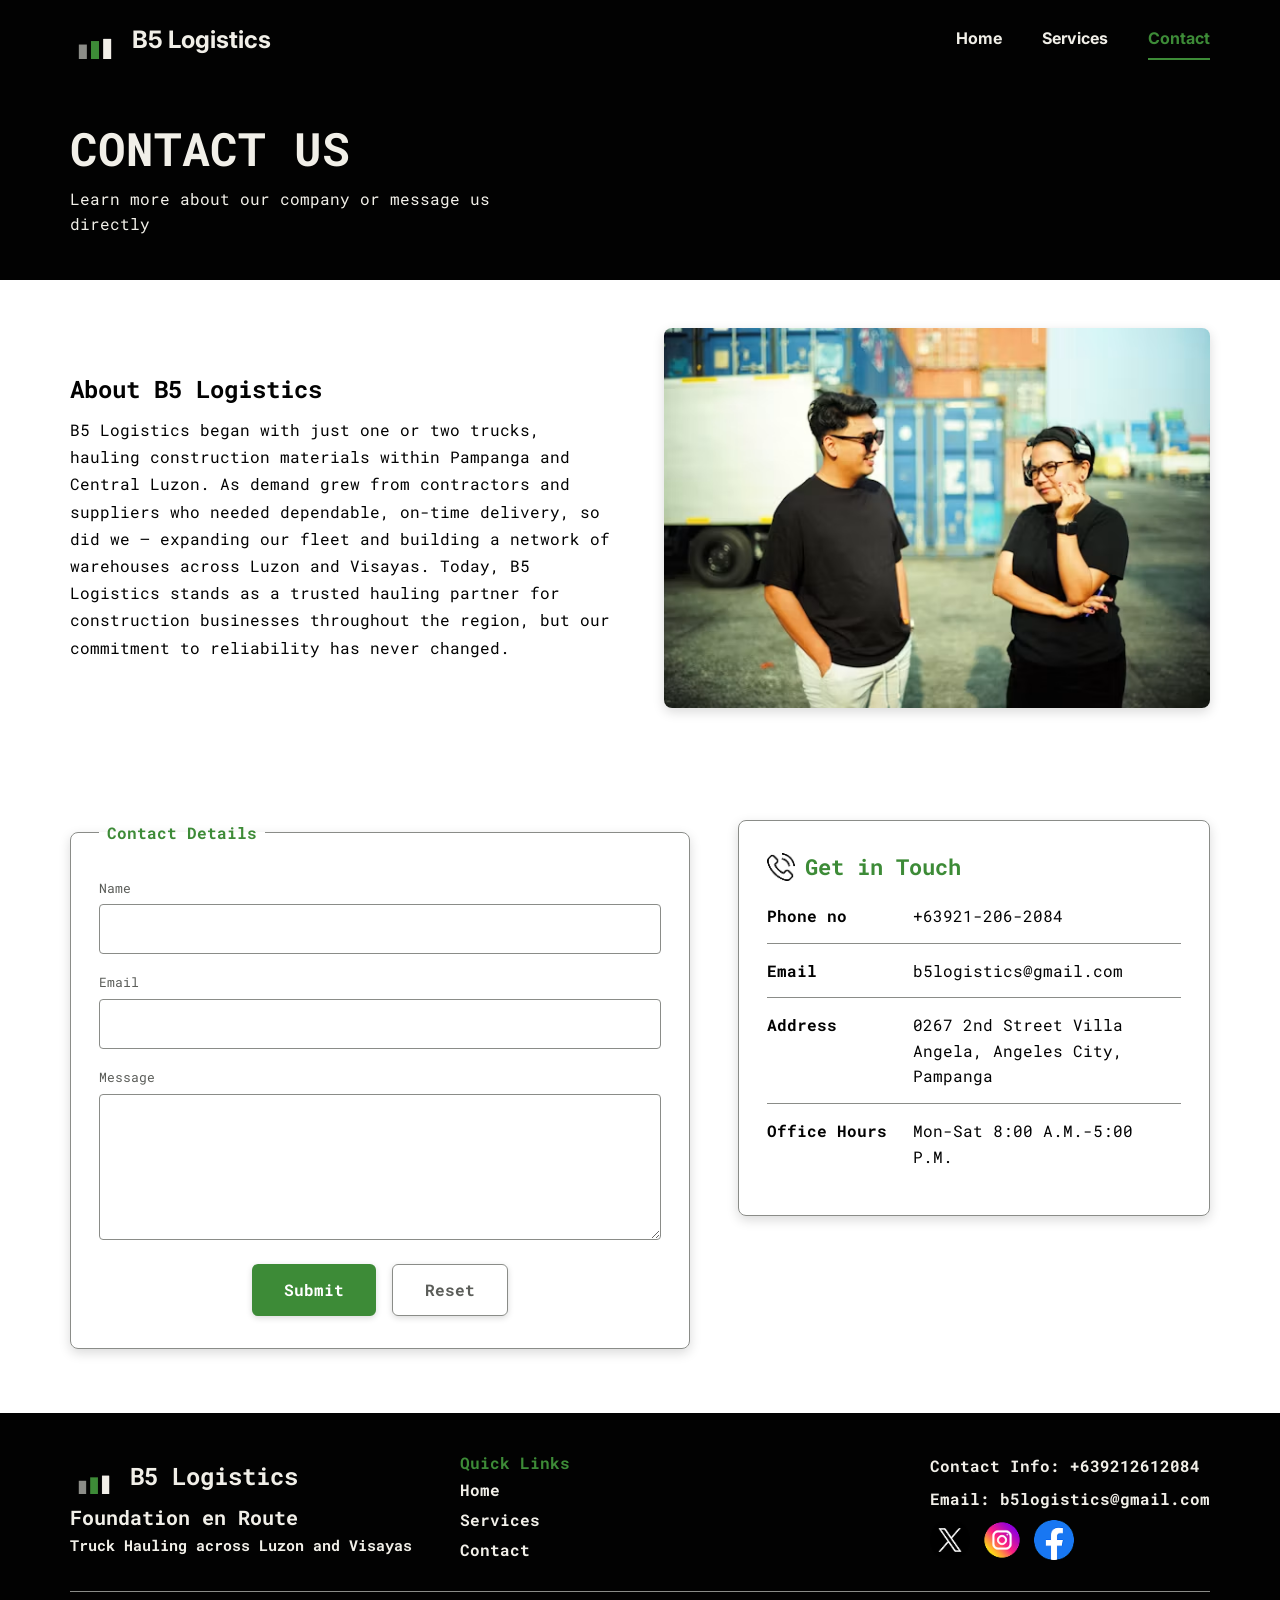
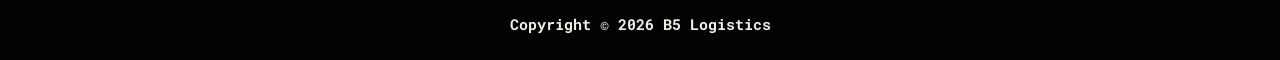
<file: contact.html>
<!DOCTYPE html>
<html lang="en">
<head>
    <meta charset="UTF-8">
    <meta name="viewport" content="width=device-width, initial-scale=1.0">
    <link rel="icon" type="image/x-icon" href="images/B5_LOGO NO BG.png">
    <link rel="stylesheet" href="css/styles.css">
    <link rel="preconnect" href="https://fonts.googleapis.com">
    <link rel="preconnect" href="https://fonts.gstatic.com" crossorigin>
    <link href="https://fonts.googleapis.com/css2?family=Cinzel+Decorative:wght@400;700;900&family=Roboto+Mono:ital,wght@0,100..700;1,100..700&display=swap" rel="stylesheet">
    <link rel="preconnect" href="https://fonts.googleapis.com">
    <link rel="preconnect" href="https://fonts.gstatic.com" crossorigin>
    <link href="https://fonts.googleapis.com/css2?family=Cinzel+Decorative:wght@400;700;900&family=Inter:ital,opsz,wght@0,14..32,100..900;1,14..32,100..900&family=Roboto+Mono:ital,wght@0,100..700;1,100..700&display=swap" rel="stylesheet">
    <title>Contact | B5 Logistics</title>
    <script src="js/script.js" defer></script>
</head>
<body>
    <header>
        <nav id="navbar" aria-label="Main">
            <a class="logo" href="index.html"><img src="images/B5_LOGO NO BG.png" alt="B5 LOGO">
            <span class="brand-name">B5 Logistics</span>  </a>
            
            <button class="nav-toggle" id="navToggle" type="button" aria-label="Open menu" aria-expanded="false" aria-controls="navList">
                <span class="bar"></span>
                <span class="bar"></span>
                <span class="bar"></span>
            </button>
            
            <ul class="nav-list" id="navList">
                <li><a href="index.html">Home</a></li>
                <li><a href="services.html">Services</a></li>
                <li><a href="contact.html">Contact</a></li>
            </ul>
        </nav>
    </header>
    <main>
         <div class="text-header">
                <h1>Contact Us</h1>
                <p>Learn more about our company or message us directly</p>
            </div>
        <div class="container">
           

            <section class="history">
                <div class="contact-row">
                    <img src="images/about-us.avif" alt="people talking">
                    <div>
                        <h2>About B5 Logistics</h2>
                        <p>B5 Logistics began with just one or two trucks, hauling construction materials within Pampanga and Central Luzon. As demand grew from contractors and suppliers who needed dependable, on-time delivery, so did we — expanding our fleet and building a network of warehouses across Luzon and Visayas. Today, B5 Logistics stands as a trusted hauling partner for construction businesses throughout the region, but our commitment to reliability has never changed.</p>
                    </div>
                </div>
            </section>

            <section class="contact">
                <form class="contact-form" action="#" method="post" novalidate>
                    <fieldset>
                        <legend>Contact Details</legend>

                        <div class="field">
                            <label for="name">Name</label>
                            <input type="text" id="name" name="name" required>
                        </div>

                        <div class="field">
                            <label for="email">Email</label>
                            <input type="email" id="email" name="email" required>
                        </div>

                        <div class="field">
                            <label for="message">Message</label>
                            <textarea id="message" name="message" rows="5"required></textarea>
                        </div>

                        <div class="form-buttons">
                            <button type="submit" class="btn-submit">Submit</button>
                            <button type="reset" class="btn-reset">Reset</button>
                        </div>
                        <p id="formStatus" class="form-status" aria-live="polite"></p>
                    </fieldset>
                </form>
                

                <aside class="contact-info">
                    <h2><img src="images/phone-call.png" alt="telephone image">Get in Touch</h2>
                    <dl>
                        <div class="info-row">
                            <dt>Phone no</dt>
                            <dd><a href="tel:+639212062084">+63921-206-2084</a></dd>
                        </div>
                        <div class="info-row">
                            <dt>Email</dt>
                            <dd><a href="mailto:b5logistics@gmail.com">b5logistics@gmail.com</a></dd>
                        </div>
                        <div class="info-row">
                            <dt>Address</dt>
                            <dd>0267 2nd Street Villa Angela, Angeles City, Pampanga</dd>
                        </div>
                        <div class="info-row">
                            <dt>Office Hours</dt>
                            <dd>Mon-Sat 8:00 A.M.-5:00 P.M.</dd>
                        </div>
                    </dl>
                </aside>
            </section>
        </div>
    </main>

     <footer>
        <div class="footer-section">
            <div class="big-3">
                <div class="logo-links">
                <div class="footer-logo">
                    <div class="logo">
                    <img src="images/B5_LOGO NO BG.png" alt="B5 LOGO">
                    <h2>B5 Logistics</h2>
                    </div>
                    <h3>Foundation en Route</h3>
                    <p>Truck Hauling across Luzon and Visayas</p>
                </div>
                <div class="footer-links">
                    <h3 class="quick-links">Quick Links</h3>
                    <p><a href="index.html">Home</a></p>
                    <p><a href="services.html">Services</a></p>
                    <p><a href="contact.html">Contact</a></p>
                </div>
            </div>
            <div class="footer-contact">
                <p><a href="tel:+09212612084">Contact Info:  +639212612084</a></p>
                <p><a href="mailto:b5logistics@gmail.com">Email: b5logistics@gmail.com</a></p>
                <div class="soc-med">
                    <a href="https://x.com" target="_blank" rel="noopener" aria-label="B5 Logistics on X (Twitter)"><img src="images/twitter 1.png" alt="twitter" ></a>
                    
                    <a href="https://www.instagram.com.christructure" target="_blank" rel="noopener" aria-label="B5 Logistics on Instagram"><img src="images/instagram (1) 1.png" alt="ig"></a>
                    
                    <a href="https://www.facebook.com.christructure" target="_blank" rel="noopener" aria-label="B5 Logistics on Facebook"><img src="images/facebook (1) 1.png" alt="fb"></a>
                    
                </div>
            </div>
            </div>
            <hr>
            <div class="copyright">
                <p>Copyright &#169; 2026 B5 Logistics</p>
            </div>
        </div>
        
    </footer>
</body>
</html>
</file>
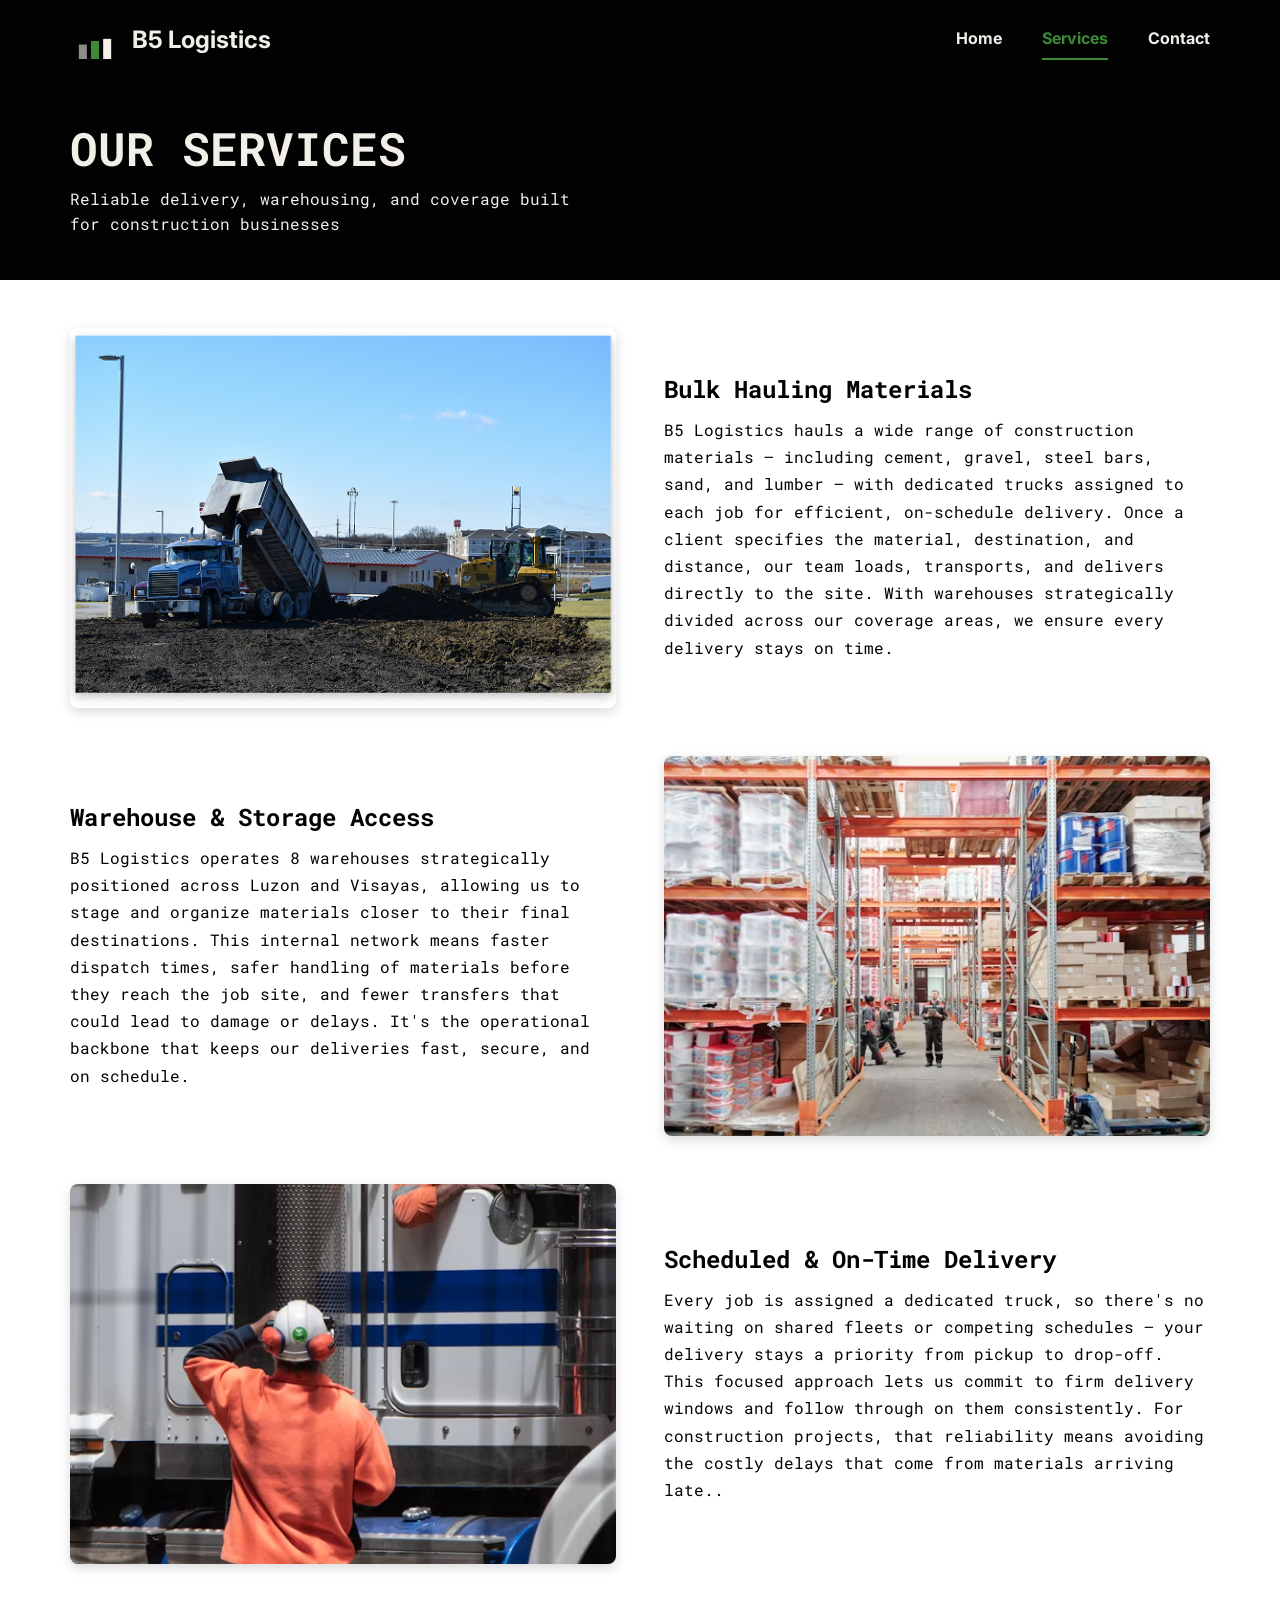
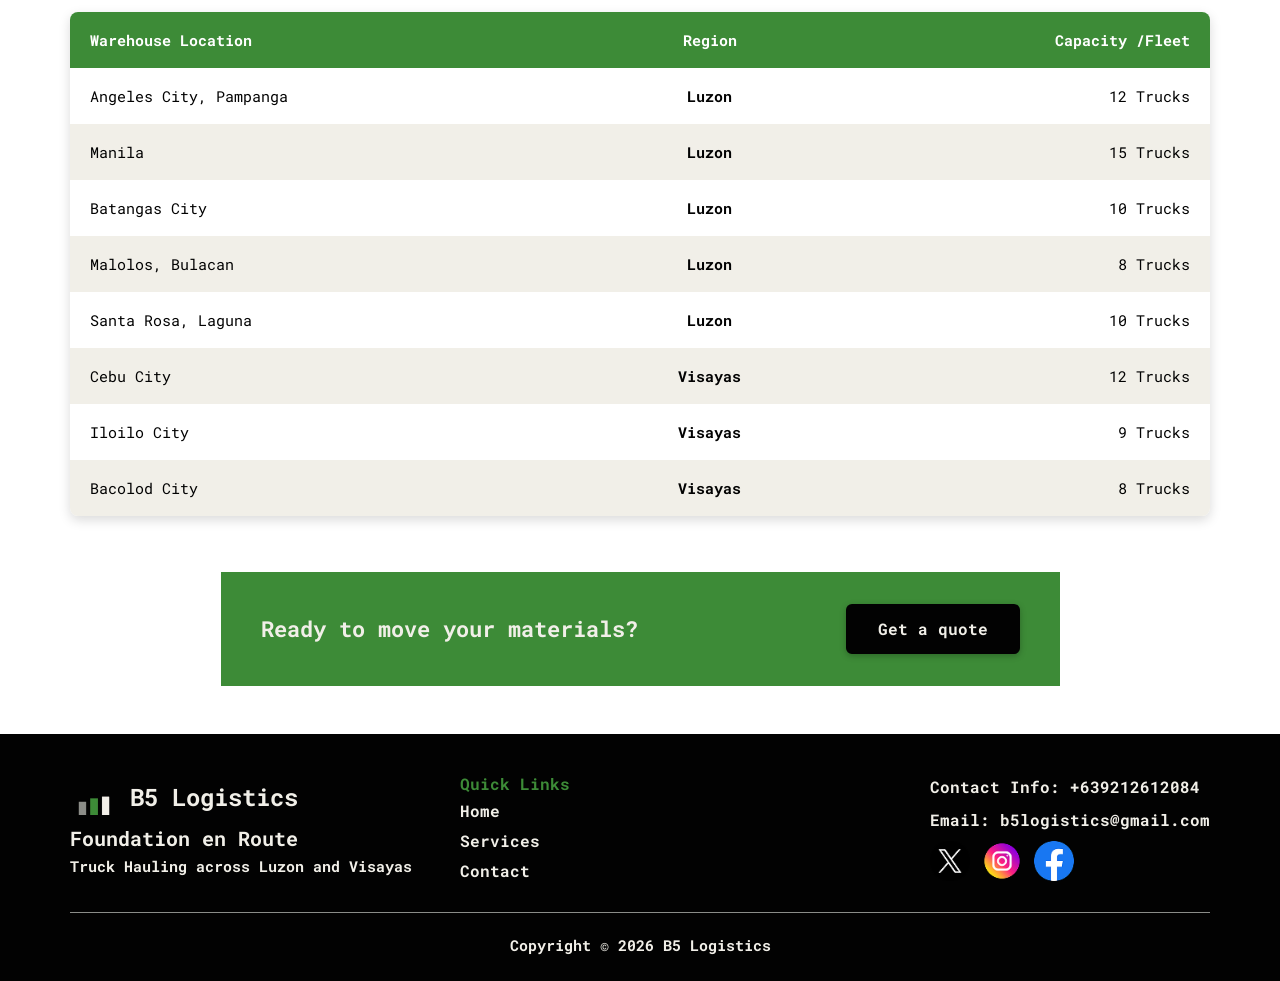
<file: services.html>
<!DOCTYPE html>
<html lang="en">
<head>
    <meta name="viewport" content="width=device-width, initial-scale=1.0">
    <link rel="icon" type="image/x-icon" href="images/B5_LOGO NO BG.png">
    <link rel="stylesheet" href="css/styles.css">
    <link rel="preconnect" href="https://fonts.googleapis.com">
    <link rel="preconnect" href="https://fonts.gstatic.com" crossorigin>
    <link href="https://fonts.googleapis.com/css2?family=Cinzel+Decorative:wght@400;700;900&family=Roboto+Mono:ital,wght@0,100..700;1,100..700&display=swap" rel="stylesheet">
    <link rel="preconnect" href="https://fonts.googleapis.com">
    <link rel="preconnect" href="https://fonts.gstatic.com" crossorigin>
    <link href="https://fonts.googleapis.com/css2?family=Cinzel+Decorative:wght@400;700;900&family=Inter:ital,opsz,wght@0,14..32,100..900;1,14..32,100..900&family=Roboto+Mono:ital,wght@0,100..700;1,100..700&display=swap" rel="stylesheet">
    <title>Services | B5 Logistics</title>
    <script src="js/script.js" defer></script>
</head>
<body>
    <header>
        <nav id="navbar" aria-label="Main">
            <a class="logo" href="index.html"><img src="images/B5_LOGO NO BG.png" alt="B5 LOGO">
            <span class="brand-name">B5 Logistics</span>  </a>
            
            <button class="nav-toggle" id="navToggle" type="button" aria-label="Open menu" aria-expanded="false" aria-controls="navList">
                <span class="bar"></span>
                <span class="bar"></span>
                <span class="bar"></span>
            </button>
            
            <ul class="nav-list" id="navList">
                <li><a href="index.html">Home</a></li>
                <li><a href="services.html">Services</a></li>
                <li><a href="contact.html">Contact</a></li>
            </ul>
        </nav>
    </header>
    <main>
        <div class="text-header">
                <h1>OUR Services</h1>
                <p>Reliable delivery, warehousing, and coverage built for construction businesses</p>
            </div>
        <div class="container">
            
            <section class="services">
                <div class="service-row">
                    <img src="images/bulk-hauling.png" alt="">
                    <div>
                        <h2>Bulk Hauling Materials</h2>
                        <p>B5 Logistics hauls a wide range of construction materials — including cement, gravel, steel bars, sand, and lumber — with dedicated trucks assigned to each job for efficient, on-schedule delivery. Once a client specifies the material, destination, and distance, our team loads, transports, and delivers directly to the site. With warehouses strategically divided across our coverage areas, we ensure every delivery stays on time. </p>
                    </div>
                </div>
                <div class="service-row">
                    <img src="images/warehouse service.avif" alt="warehouse image">
                    <div>
                        <h2>Warehouse & Storage Access</h2>
                        <p>B5 Logistics operates 8 warehouses strategically positioned across Luzon and Visayas, allowing us to stage and organize materials closer to their final destinations. This internal network means faster dispatch times, safer handling of materials before they reach the job site, and fewer transfers that could lead to damage or delays. It's the operational backbone that keeps our deliveries fast, secure, and on schedule.</p>
                    </div>
                    
                    
                </div>

                <div class="service-row">
                    <img src="images/on time 1.avif" alt="">
                    <div>
                        <h2>Scheduled &amp; On-Time Delivery</h2>
                        <p>Every job is assigned a dedicated truck, so there's no waiting on shared fleets or competing schedules — your delivery stays a priority from pickup to drop-off. This focused approach lets us commit to firm delivery windows and follow through on them consistently. For construction projects, that reliability means avoiding the costly delays that come from materials arriving late.. </p>
                    </div>
                </div>
            </section>

            <section class="coverage">
                <h2 class="visually-hidden">Warehouse coverage</h2>
                <div class="table-wrap">
                    <table class="coverage-table">
                        <caption class="visually-hidden">B5 Logistics warehouse locations</caption>
                        <thead>
                            <tr>
                                <th scope="col">Warehouse Location</th>
                                <th scope="col">Region</th>
                                <th scope="col">Capacity /Fleet</th>
                            </tr>
                        </thead>
                        <tbody>
                            <tr><td>Angeles City, Pampanga</td><td>Luzon</td><td>12 Trucks</td></tr>

                            <tr><td>Manila</td><td>Luzon</td><td>15 Trucks</td></tr>

                            <tr><td>Batangas City</td><td>Luzon</td><td>10 Trucks</td></tr>

                            <tr><td>Malolos, Bulacan</td><td>Luzon</td><td>8 Trucks</td></tr>

                            <tr><td>Santa Rosa, Laguna</td><td>Luzon</td><td>10 Trucks</td></tr>

                            <tr><td>Cebu City</td><td>Visayas</td><td>12 Trucks</td></tr>

                            <tr><td>Iloilo City</td><td>Visayas</td><td>9 Trucks</td></tr>

                            <tr><td>Bacolod City</td><td>Visayas</td><td>8 Trucks</td></tr>
                        </tbody>
                    </table>
                </div>

                <ul class="coverage-list">
                    <li><strong>Angeles City, Pampanga</strong><span>Luzon · 12 Trucks</span></li>
                    <li><strong>Manila</strong><span>Luzon · 15 Trucks</span></li>
                    <li><strong>Batangas City</strong><span>Luzon · 10 Trucks</span></li>
                    <li><strong>Malolos, Bulacan</strong><span>Luzon · 8 Trucks</span></li>
                    <li><strong>Santa Rosa, Laguna</strong><span>Luzon · 10 Trucks</span></li>
                    <li><strong>Cebu City</strong><span>Visayas · 12 Trucks</span></li>
                    <li><strong>Iloilo City</strong><span>Visayas · 9 Trucks</span></li>
                    <li><strong>Bacolod City</strong><span>Visayas · 8 Trucks</span></li>
                </ul>
            </section>
            <section class="CTA">
                <h2>Ready to move your materials?</h2>
                <a href="contact.html" class="btn-dark">Get a quote</a>
            </section>
        </div>
    </main>
    <footer>
        <div class="footer-section">
            <div class="big-3">
                <div class="logo-links">
                <div class="footer-logo">
                    <div class="logo">
                    <img src="images/B5_LOGO NO BG.png" alt="B5 LOGO">
                    <h2>B5 Logistics</h2>
                    </div>
                    <h3>Foundation en Route</h3>
                    <p>Truck Hauling across Luzon and Visayas</p>
                </div>
                <div class="footer-links">
                    <h3 class="quick-links">Quick Links</h3>
                    <p><a href="index.html">Home</a></p>
                    <p><a href="services.html">Services</a></p>
                    <p><a href="contact.html">Contact</a></p>
                </div>
            </div>
           <div class="footer-contact">
                <p><a href="tel:+09212612084">Contact Info:  +639212612084</a></p>
                <p><a href="mailto:b5logistics@gmail.com">Email: b5logistics@gmail.com</a></p>
                <div class="soc-med">
                    <a href="https://x.com" target="_blank" rel="noopener" aria-label="B5 Logistics on X (Twitter)"><img src="images/twitter 1.png" alt="twitter" ></a>
                    
                    <a href="https://www.instagram.com.christructure" target="_blank" rel="noopener" aria-label="B5 Logistics on Instagram"><img src="images/instagram (1) 1.png" alt="ig"></a>
                    
                    <a href="https://www.facebook.com.christructure" target="_blank" rel="noopener" aria-label="B5 Logistics on Facebook"><img src="images/facebook (1) 1.png" alt="fb"></a>
                    
                </div>
            </div>
            </div>
            <hr>
            <div class="copyright">
                <p>Copyright &#169; 2026 B5 Logistics</p>
            </div>
        </div>
        
    </footer>
</body>
</html>
</file>
<file: css/styles.css>
/* ======================================================== 
    B5 LOGISTICS - styles.css
    (Mobile first)
    Variables
    Reset
    Base
    Nav bar
    Hero
    Intro
    Cards
    Stats
    Video
    CTA
    Footer
    Inner pages
    Coverage
    Contact
    Animation
    Tablet (min-width 768px)
    Desktop (min-width: 1024px)
    Print
    =======================================================*/

/* Variables */
:root{
    --black: #020202;
    --off-white: #f1efe8;
    --safety-green: #3D8B37;
    --concrete: #8a8c88;
    --concrete-dark: #5b5d59;
    --gutter: 20px;
    --radius: 8px;
    --shadow1: 0 4px 12px rgba(0, 0, 0, 0.15);
    --shadow2: 0 2px 6px rgba(0, 0, 0, 0.25);
}


/* Reset */
*, *::before, *::after{
    box-sizing: border-box;
}

* {
    margin: 0;
    padding: 0;
}

html {
    -webkit-text-size-adjust: 100%;
    scroll-behavior: smooth;
}

article, aside, figure, figcaption, footer, header, main, nav, section{
    display: block;
}

img, video{
    display: block;
    max-width: 100%;
    height: auto;
}

ul, ol{list-style: none;}

a {color: inherit;}

button, input, textarea{font: inherit; color: inherit;}

button{
    cursor: pointer;
    background: none;
    border: 0;
}

table {
    border-collapse: collapse;
    border-spacing: 0;
}

h1, h2, h3, h4{
    font-size: inherit;
    line-height: 1.2;
}


/* Base */
body{
    font-size: 1rem;
    line-height: 1.6;
    color: var(--black);
    font-family: "Roboto Mono", monospace;
}

:focus-visible {
    outline: 3px solid var(--safety-green);
    outline-offset: 3px;
}

#navbar :focus-visible, footer :focus-visible{
    outline-color: var(--off-white);
}

.visually-hidden {
    position: absolute;
    width: 1px;
    height: 1px;
    overflow: hidden;
    clip: rect(0 0 0 0);
    white-space: nowrap;
}
/* page width wrapper */
.container {
    width: 100%;
    max-width: 1280px;
    margin: 0 auto;
    
}

/* shared buttons */
.btn-primary, .btn-dark {
    display: inline-flex;
    align-items: center;
    justify-content: center;
    min-height: 48px;
    padding: 12px 32px;
    border-radius: 6px;
    font-weight: 700;
    text-align: center;
    text-decoration: none;
    box-shadow: var(--shadow2);
}

.btn-primary{background-color: var(--safety-green); color: #fff;}
.btn-dark{background-color: var(--black); color: var(--off-white);}

/* Navbar */
#navbar {
    position: relative;
    background-color: var(--black);
    display: flex;
    color: var(--off-white);
    align-items: center;
    min-height: 72px;
    justify-content: space-between;
    padding: 0 var(--gutter);
    font-family: "Inter", sans-serif;
}

#navbar img {
    width: 50px;
    height: 50px;
    padding:0.4rem;
}

.brand-name{
    display: none; /* icon only on small phones */
    font-size: 1.5rem;
    font-weight: 700;
}

.logo {
    display: flex;
    align-items: center;
    gap: 12px;
    text-decoration: none;
    color: inherit;
}

@media (min-width: 480px){
    .brand-name {display: inline;}
}

/* hamburger menu */
.nav-toggle {
    display: flex;
    flex-direction: column;
    justify-content: center;
    gap: 6px;
    width: 44px;
    height: 44px;
    padding: 10px;
}

.nav-toggle .bar{
    display: block;
    height: 3px;
    border-radius: 2px;
    background-color: var(--off-white);
    transition: transform 0.25s, opacity 0.25s;
}

.nav-toggle.open .bar:nth-child(1) { transform: translateY(9px) rotate(45deg); }
.nav-toggle.open .bar:nth-child(2) { opacity: 0; }
.nav-toggle.open .bar:nth-child(3) { transform: translateY(-9px) rotate(-45deg); }

/* hiddeon on mobile until hamburger is opened */
.nav-list {
    display: none;
    position: absolute;
    top: 100%;
    left: 0;
    right: 0;
    z-index: 10;
    flex-direction: column;
    padding: 8px var(--gutter) 20px;
    background-color: var(--black);
}

.nav-list.open {
    display: flex;
    animation: fadeUp 0.25s ease-out;
}

.nav-list a {
    display: block;
    padding: 14px 0;
    font-weight: 700;
    text-decoration: none;
    border-bottom: 1px solid #2a2a2a;
    color: var(--off-white);
}

.nav-list a[aria-current="page"]{
    color: var(--safety-green);
}


/* Hero Section */
.hero {
    background-image: url("../images/B5heroimage.avif");
    color: var(--off-white);
    min-height: 420px;
    position: relative;
    background-size: cover;
    background-position: center;
    display: flex;
    padding: 64px var(--gutter);
}

.hero::before {
    content: "";
    background-color: rgba(26, 26, 26, 0.55);
    position: absolute;
    inset: 0;
}

.hero-section {
    position: relative;
    z-index: 1;
    color: var(--off-white);
    display: flex;
    flex-direction: column;
    align-items: flex-start;
    gap: 20px;
    max-width: 640px;
    animation: fadeUp 0.7s ease-out both;
}

.hero-section h1 {
    font-size: clamp(2rem, 8vw, 3.75rem);
    line-height: 1.1;
    text-transform: uppercase;
}


/* Intro (WHO WE ARE) */
.who-we-are {
    display: flex;
    flex-direction: column;
    gap: 20px;
    padding: 56px var(--gutter);
    align-items: center;
    text-align: center;
}

.eyebrow {
    display: flex;
    align-items: center;
    gap: 8px;
    color: var(--safety-green);
    font-size: 0.875rem;
    font-weight: 700;
    letter-spacing: 1.5px;
    text-transform: uppercase;
}

.eyebrow::before {
    content: "";
    width: 8px;
    height: 8px;
    border-radius: 50%;
    background-color: var(--safety-green);
}

.who-we-are hr {
    background-color: var(--black);
    height: 3px;
    border: 0;
    width: 5em;
}

.intro-text {
    max-width: 750px;
}

.intro-text h2{
    margin-bottom: 16px;
    font-size: 1.5rem;
}

/* Service Cards */
.cards {
    display: grid;
    grid-template-columns: 1fr;
    gap: 20px;
    max-width: 1100px;
    margin: 0 auto;
    padding: 0 var(--gutter) 56px;
}

.cards div {
    display: flex;
    flex-direction: column;
    align-items: center;
    gap: 10px;
    padding: 28px 24px;
    text-align: center;
    font-weight: 700;
    background-color: rgba(61, 139, 55, 0.7);
    box-shadow: 0 4px 4px rgba(0, 0, 0, 0.25);
}

.cards img { width: 50px; height: 50px; }
.cards h3  { font-size: 1.7rem; }
.cards p   { font-size: 0.95rem; }

/* Stats */
.stats {
    display: flex;
    flex-direction: column;
    width: min(calc(100% - 2 * var(--gutter)), 1003px);
    margin: 0 auto 56px;
    background-color: rgba(0, 0, 0, 0.2);
}

.stats hr { display: none; }

.stat {
    display: flex;
    flex-direction: column;
    align-items: center;
    gap: 12px;
    padding: 36px 24px;
    text-align: center;
    font-weight: 700;
    border: 2px solid var(--safety-green);
}

.stat ~ .stat { border-top: 0; }

.stat-number {
    color: var(--safety-green);
    font-size: 3rem;
    line-height: 1;
}

/* Video */
.video-section {
    max-width: 800px;
    margin: 0 auto;
    padding: 0 var(--gutter) 56px;
    text-align: center;
}

.video-section .eyebrow {
    justify-content: center;
    margin-bottom: 16px;
}

.video-container {
    overflow: hidden;
    border-radius: 6px;
    box-shadow: 0 4px 15px rgba(0, 0, 0, 0.15);
}

.truck-video {
    width: 100%;
    background-color: var(--black);
}
/* CTA Banner */
.CTA {
    display: flex;
    flex-direction: column;
    align-items: center;
    gap: 20px;
    width: min(calc(100% - 2 * var(--gutter)), 839px);
    margin: 0 auto 48px;
    padding: 36px 24px;
    text-align: center;
    color: var(--off-white);
    background-color: var(--safety-green);
}

.CTA h2 {
    font-size: 1.375rem;
    font-weight: 700;
}

/* Footer */

.footer-section {
    padding: 36px var(--gutter) 20px;
    color: var(--off-white);
    background-color: var(--black);
}

.big-3 {
    display: flex;
    flex-direction: column;
    align-items: center;
    gap: 28px;
    text-align: center;
}

.logo-links {
    display: flex;
    flex-direction: column;
    align-items: center;
    gap: 24px;
}

.footer-logo {
    display: flex;
    flex-direction: column;
    align-items: center;
    gap: 4px;
}

.footer-section .logo img {
    width: 48px;
    height: 48px;
    padding: 0.4rem;
}

.footer-logo h2 { font-size: 1.5rem; }
.footer-logo h3 { font-size: 1.25rem; }
.footer-logo p  { font-size: 0.9375rem; font-weight: 700; }

.footer-links {
    display: flex;
    flex-direction: column;
    align-items: center;
    gap: 0.3rem;
}

.quick-links {
    color: var(--safety-green);
    font-weight: 700;
}

.footer-links a,
.footer-contact a {
    font-weight: 700;
    text-decoration: none;
}

.footer-contact {
    display: flex;
    flex-direction: column;
    align-items: center;
    gap: 0.5rem;
}

.soc-med {
    display: flex;
    gap: 12px;
}

.soc-med img {
    width: 40px;
    height: 40px;
}

footer hr {
    height: 1px;
    margin: 28px 0 20px;
    border: 0;
    background-color: var(--concrete);
}

.copyright {
    text-align: center;
    font-size: 0.9375rem;
    font-weight: 700;
}

/* Service, Contact */
.text-header {
    display: flex;
    flex-direction: column;
    justify-content: center;
    min-height: 160px;
    padding: 32px var(--gutter);
    color: var(--off-white);
    background-color: var(--black);
}

.text-header h1 {
    font-size: clamp(1.75rem, 7vw, 2.875rem);
    line-height: 1.1;
    text-transform: uppercase;
}

.text-header p {
    max-width: 500px;
    margin-top: 12px;
}

.services,
.history {
    display: flex;
    flex-direction: column;
    gap: 48px;
    padding: 48px var(--gutter);
}

.service-row,
.contact-row {
    display: flex;
    flex-direction: column;
    gap: 20px;
}

.service-row img,
.contact-row img {
    width: 100%;
    height: 220px;
    object-fit: cover;
    border-radius: var(--radius);
    box-shadow: var(--shadow1);
}

.service-row h2,
.contact-row h2 {
    margin-bottom: 12px;
    font-size: 1.5rem;
}

.service-row p,
.contact-row p { line-height: 1.7; }

/* Coverage table */
.coverage { padding: 0 var(--gutter) 56px; }

.table-wrap { display: none; }

.coverage-list {
    display: flex;
    flex-direction: column;
    gap: 12px;
}

.coverage-list li {
    display: flex;
    flex-direction: column;
    gap: 4px;
    padding: 14px 16px;
    border-left: 4px solid var(--safety-green);
    border-radius: 6px;
    background-color: var(--off-white);
}

.coverage-list span { font-size: 0.875rem; }

/* Contact Form + Info */
.contact {
    display: flex;
    flex-direction: column;
    gap: 32px;
    padding: 48px var(--gutter);
}

.contact fieldset {
    min-width: 0;
    padding: 24px 20px;
    border: 1.5px solid var(--concrete);
    border-radius: var(--radius);
    box-shadow: var(--shadow1);
}

.contact-form .form-status {
    margin: 1rem 0 0;
    padding: 0.85rem 1rem;
    text-align: left;
    border-left: 4px solid transparent;
    border-radius: var(--radius);
    font-size: 0.95rem;
    line-height: 1.5;
}

.contact-form .form-status:empty {
    display: none;
}

.contact-form .form-status.error {
    color: #991b1b;
    background-color: #fef2f2;
    border-left-color: #dc2626;
}

.contact-form .form-status.success {
    color: #166534;
    background-color: #f0fdf4;
    border-left-color: #16a34a;
}

.contact legend {
    padding: 0 8px;
    color: var(--safety-green);
    font-weight: 700;
}

.field {
    display: flex;
    flex-direction: column;
    gap: 6px;
    margin-bottom: 18px;
}

.field label {
    font-size: 0.8125rem;
    color: var(--concrete-dark);
}

.field input,
.field textarea {
    width: 100%;
    padding: 12px;
    font-size: 0.9375rem;
    background-color: #fff;
    border: 1px solid var(--concrete);
    border-radius: 4px;
}

.field textarea {
    min-height: 140px;
    resize: vertical;
}

.field input:focus,
.field textarea:focus { border-color: var(--safety-green); }

.form-buttons {
    display: flex;
    justify-content: center;
    gap: 16px;
    margin-top: 24px;
}

.btn-submit,
.btn-reset {
    min-height: 44px;
    padding: 12px 32px;
    font-weight: 700;
    border-radius: 6px;
    box-shadow: 0 2px 6px rgba(0, 0, 0, 0.15);
}

.btn-submit {
    color: #fff;
    background-color: var(--safety-green);
}

.btn-reset {
    color: var(--concrete-dark);
    border: 1.5px solid var(--concrete);
}

.form-status {
    min-height: 1.6em;
    margin-top: 16px;
    text-align: center;
    font-weight: 700;
}

.form-status.success { color: var(--safety-green); }
.form-status.error   { color: #b3261e; }

.contact-info {
    padding: 24px 20px;
    border: 1.5px solid var(--concrete);
    border-radius: var(--radius);
    box-shadow: var(--shadow1);
}

.contact-info h2 {
    display: flex;
    align-items: center;
    gap: 10px;
    margin-bottom: 8px;
    color: var(--safety-green);
    font-size: 1.375rem;
}

.contact-info h2 img { width: 28px; height: 28px; }

.info-row {
    display: flex;
    flex-direction: column;
    gap: 4px;
    padding: 14px 0;
    border-bottom: 1px solid var(--concrete);
}

.info-row:last-child { border-bottom: 0; }
.info-row dt { font-weight: 700; }
.info-row dd { overflow-wrap: anywhere; }
.info-row a  { text-decoration: none; }

/*  Animation */ 
@keyframes fadeUp {
    from { opacity: 0; transform: translateY(16px); }
    to   { opacity: 1; transform: none; }
}

@media (prefers-reduced-motion: reduce) {
    *, *::before, *::after {
        animation: none !important;
        transition: none !important;
        scroll-behavior: auto !important;
    }
}

/* Tablet (min 768 px) */
@media (min-width: 768px) {
    :root { --gutter: 40px; }

    /* nav: full links, no hamburger */
    #navbar { min-height: 80px; }
    .nav-toggle { display: none; }

    .nav-list,
    .nav-list.open {
        position: static;
        display: flex;
        flex-direction: row;
        gap: 2.5rem;
        padding: 0;
        background: none;
        animation: none;
    }

    .nav-list a {
        padding: 6px 0;
        border-bottom: 2px solid transparent;
    }

    .nav-list a[aria-current="page"] { border-bottom-color: var(--safety-green); }

    .hero { min-height: 520px; padding: 96px var(--gutter); }

    .who-we-are { padding: 72px var(--gutter); }
    .intro-text h2 { font-size: 1.875rem; }

    .cards { grid-template-columns: repeat(3, 1fr); padding-bottom: 72px; }

    

    .stats { flex-direction: row; align-items: stretch; margin-bottom: 72px; }
    .stats hr { display: block; width: 4px; border: 0; background-color: var(--concrete); }
    .stat { flex: 1; padding: 48px 24px; }
    .stat ~ .stat { border-top: 2px solid var(--safety-green); }
    .stat-number { font-size: 3.5rem; }

    .video-section { padding-bottom: 72px; }

    .CTA {
        flex-direction: row;
        justify-content: space-between;
        gap: 32px;
        padding: 32px 40px;
        text-align: left;
    }

    .footer-section { padding: 40px var(--gutter) 24px; }

    .big-3 {
        flex-direction: row;
        flex-wrap: wrap;
        justify-content: space-between;
        align-items: flex-start;
        gap: 32px 48px;
        text-align: left;
    }

    .logo-links { flex-direction: row; align-items: flex-start; gap: 48px; }
    .footer-logo,
    .footer-links,
    .footer-contact { align-items: flex-start; }

    /* inner pages: image and text side by side (zigzag) */
    .text-header { min-height: 200px; }

    .service-row,
    .contact-row {
        flex-direction: row;
        align-items: center;
        gap: 48px;
    }

    .service-row img,
    .service-row div,
    .contact-row img,
    .contact-row div {
        flex: 1;
        min-width: 0;
    }

    .service-row img,
    .contact-row img { height: 320px; }

    .service-row:nth-child(even),
    .contact-row { flex-direction: row-reverse; }   /* text left, image right */

    /* coverage: real table replaces the mobile list */
    .coverage-list { display: none; }

    .table-wrap {
        display: block;
        overflow: hidden;
        border-radius: var(--radius);
        box-shadow: var(--shadow1);
    }

    .coverage-table {
        width: 100%;
        font-size: 0.9375rem;
    }

    .coverage-table th,
    .coverage-table td { padding: 16px 20px; }

    .coverage-table thead {
        color: #fff;
        background-color: var(--safety-green);
    }

    .coverage-table tbody tr { background-color: #fff; }
    .coverage-table tbody tr:nth-child(even) { background-color: var(--off-white); }

    .coverage-table th:nth-child(1),
    .coverage-table td:nth-child(1) { text-align: left; }

    .coverage-table th:nth-child(2),
    .coverage-table td:nth-child(2) { text-align: center; font-weight: 700; }

    .coverage-table th:nth-child(3),
    .coverage-table td:nth-child(3) { text-align: right; }

    .contact { padding: 64px var(--gutter); }

    .contact fieldset,
    .contact-info { padding: 32px 28px; }

    .info-row { flex-direction: row; gap: 16px; }
    .info-row dt { min-width: 130px; }
}

/* Desktop */
@media (min-width: 1024px) {
    :root { --gutter: 70px; }

    .hero { min-height: 600px; padding: 120px var(--gutter); }

    .who-we-are { padding: 88px var(--gutter); }

    .stat-number { font-size: 3.625rem; }

    .service-row img,
    .contact-row img { height: 380px; }

    /* contact: form on the left, info on the right */
    .contact {
        flex-direction: row;
        align-items: flex-start;
        gap: 48px;
    }

    .contact-form { flex: 3; }
    .contact-info { flex: 2; }

    /* hover */
    .nav-list a:hover { color: var(--safety-green); }
    .btn-primary:hover { background-color: #2f6f2a; }
    .btn-dark:hover { background-color: #2a2a2a; }
    .btn-submit:hover { background-color: #2f6f2a; }
    .btn-reset:hover { background-color: var(--off-white); }
    .footer-links a:hover,
    .footer-contact a:hover { text-decoration: underline; }
    .soc-med a:hover { opacity: 0.75; }
}

/* Print */
@media print {
    body { color: #000; background: #fff; }

    /* Invisible on paper */
    .nav-toggle,
    .nav-list,
    .video-section,
    .CTA,
    .contact-form,
    .soc-med,
    .btn-primary,
    .hero::before { display: none !important; }

    #navbar,
    .text-header,
    .footer-section {
        color: #000;
        background: none;
    }

    .hero {
        min-height: 0;
        padding: 16px var(--gutter);
        color: #000;
        background: none;
    }

    .cards article,
    .stats,
    .coverage-list li { background: none; box-shadow: none; }

    .service-row img,
    .contact-row img,
    .contact-info,
    .table-wrap { box-shadow: none; }

    /* always print the table, never the mobile list */
    .table-wrap { display: block; }
    .coverage-list { display: none; }
    .coverage-table { width: 100%; }
    .coverage-table th,
    .coverage-table td { padding: 8px 12px; border: 1px solid #000; }
    .coverage-table thead { color: #fff; background-color: #000; }

    a { text-decoration: none; }
}
</file>
